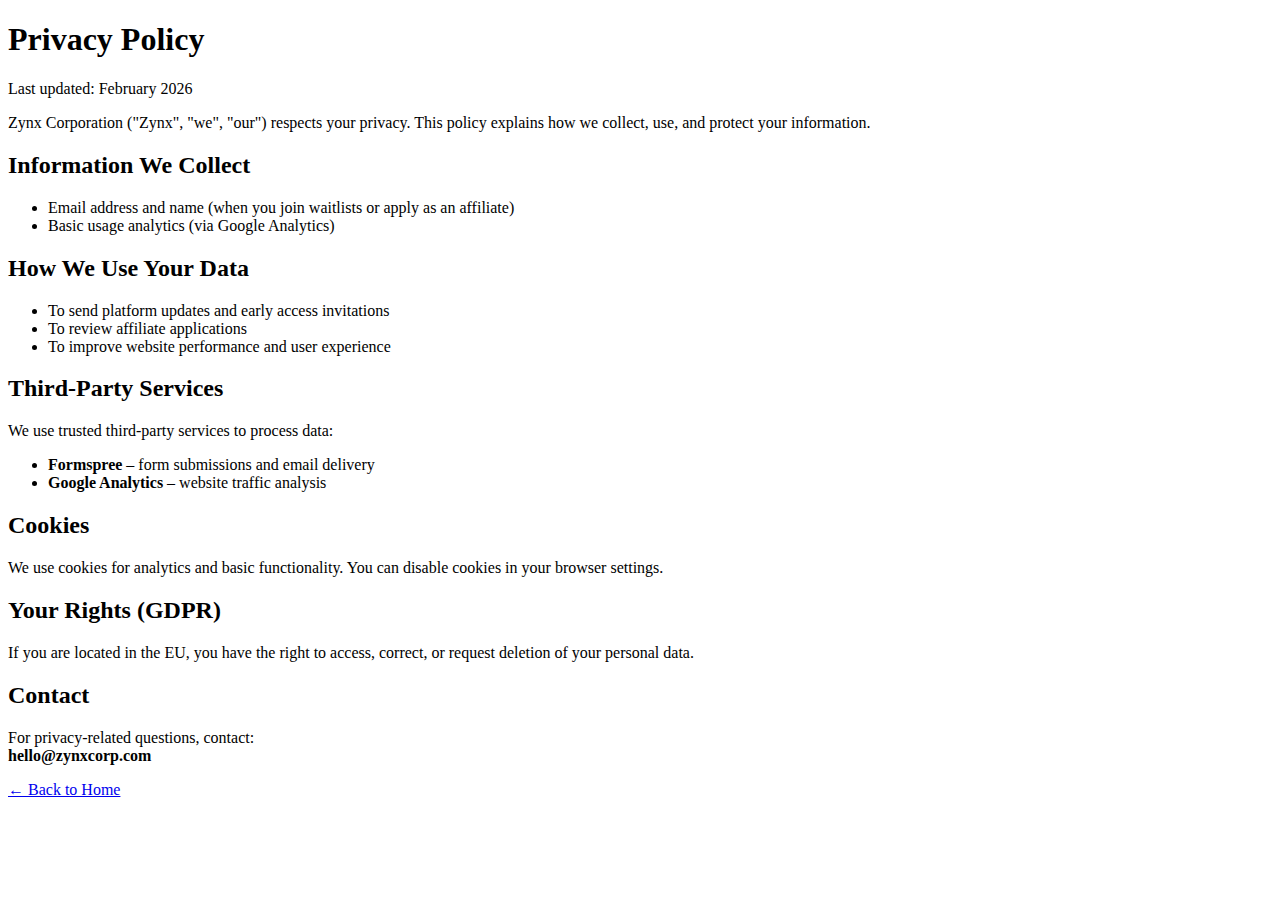
<file: privacy.html>
<!DOCTYPE html>
<html lang="en">
<head>
  <meta charset="UTF-8">
  <title>Privacy Policy | Zynx Corporation</title>
  <meta name="viewport" content="width=device-width, initial-scale=1.0">
  <link rel="stylesheet" href="style.css">
</head>
<body>
  <main class="container">
    <h1>Privacy Policy</h1>
    <p>Last updated: February 2026</p>

    <p>
      Zynx Corporation ("Zynx", "we", "our") respects your privacy. This policy
      explains how we collect, use, and protect your information.
    </p>

    <h2>Information We Collect</h2>
    <ul>
      <li>Email address and name (when you join waitlists or apply as an affiliate)</li>
      <li>Basic usage analytics (via Google Analytics)</li>
    </ul>

    <h2>How We Use Your Data</h2>
    <ul>
      <li>To send platform updates and early access invitations</li>
      <li>To review affiliate applications</li>
      <li>To improve website performance and user experience</li>
    </ul>

    <h2>Third-Party Services</h2>
    <p>
      We use trusted third-party services to process data:
    </p>
    <ul>
      <li><strong>Formspree</strong> – form submissions and email delivery</li>
      <li><strong>Google Analytics</strong> – website traffic analysis</li>
    </ul>

    <h2>Cookies</h2>
    <p>
      We use cookies for analytics and basic functionality. You can disable
      cookies in your browser settings.
    </p>

    <h2>Your Rights (GDPR)</h2>
    <p>
      If you are located in the EU, you have the right to access, correct,
      or request deletion of your personal data.
    </p>

    <h2>Contact</h2>
    <p>
      For privacy-related questions, contact:
      <br>
      <strong>hello@zynxcorp.com</strong>
    </p>

    <a href="/" class="btn">← Back to Home</a>
  </main>
</body>
</html>
</file>
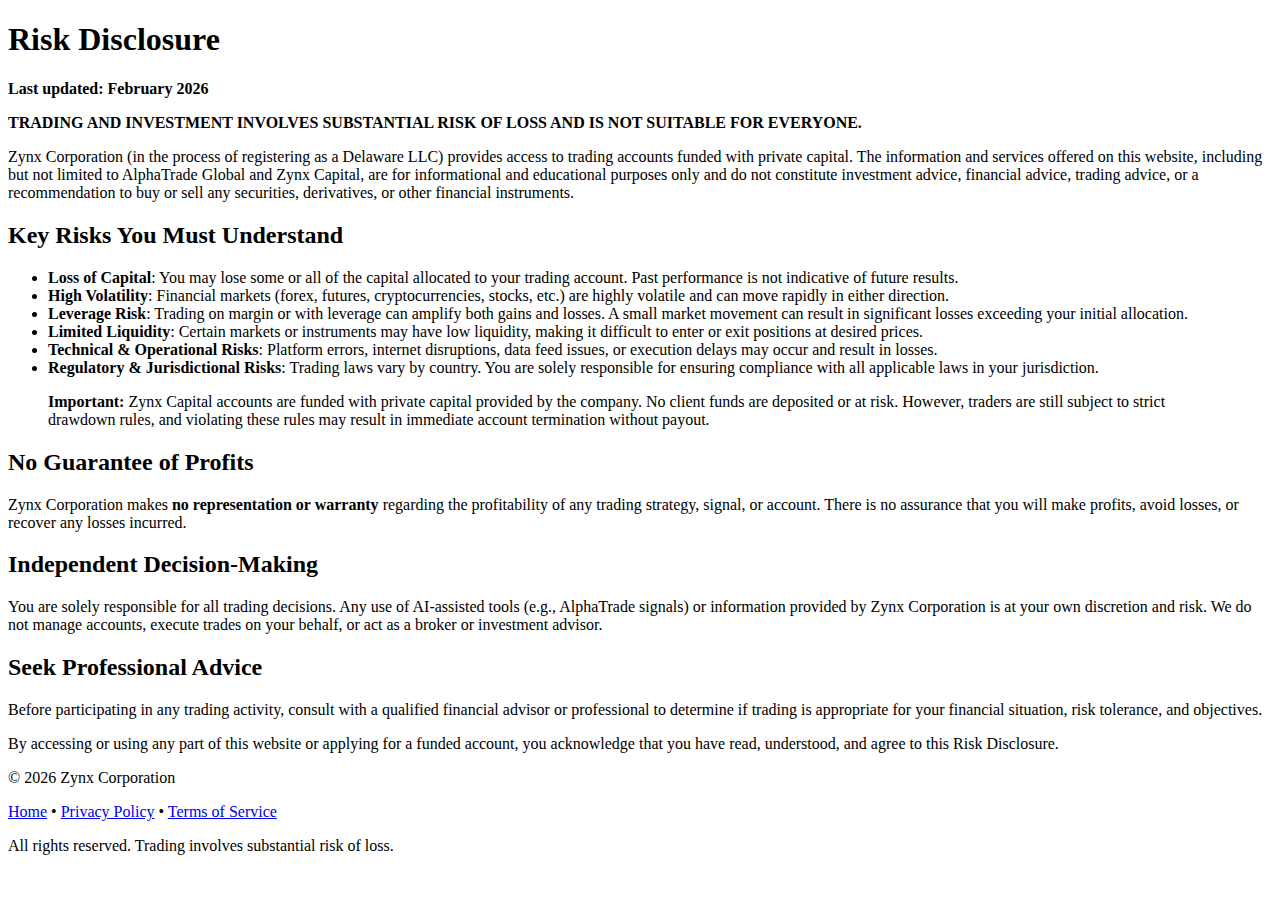
<file: risk-disclosure.html>
<!DOCTYPE html>
<html lang="en">
<head>
  <meta charset="UTF-8">
  <meta name="viewport" content="width=device-width, initial-scale=1.0">
  <title>Risk Disclosure - Zynx Corporation</title>
  <meta name="description" content="Important risk disclosure for trading and financial products offered by Zynx Corporation.">
</head>
<body>

  <header>
    <h1>Risk Disclosure</h1>
  </header>

  <main>
    <p><strong>Last updated: February 2026</strong></p>

    <section>
      <p><strong>TRADING AND INVESTMENT INVOLVES SUBSTANTIAL RISK OF LOSS AND IS NOT SUITABLE FOR EVERYONE.</strong></p>

      <p>Zynx Corporation (in the process of registering as a Delaware LLC) provides access to trading accounts funded with private capital. The information and services offered on this website, including but not limited to AlphaTrade Global and Zynx Capital, are for informational and educational purposes only and do not constitute investment advice, financial advice, trading advice, or a recommendation to buy or sell any securities, derivatives, or other financial instruments.</p>
    </section>

    <section>
      <h2>Key Risks You Must Understand</h2>
      <ul>
        <li><strong>Loss of Capital</strong>: You may lose some or all of the capital allocated to your trading account. Past performance is not indicative of future results.</li>
        <li><strong>High Volatility</strong>: Financial markets (forex, futures, cryptocurrencies, stocks, etc.) are highly volatile and can move rapidly in either direction.</li>
        <li><strong>Leverage Risk</strong>: Trading on margin or with leverage can amplify both gains and losses. A small market movement can result in significant losses exceeding your initial allocation.</li>
        <li><strong>Limited Liquidity</strong>: Certain markets or instruments may have low liquidity, making it difficult to enter or exit positions at desired prices.</li>
        <li><strong>Technical & Operational Risks</strong>: Platform errors, internet disruptions, data feed issues, or execution delays may occur and result in losses.</li>
        <li><strong>Regulatory & Jurisdictional Risks</strong>: Trading laws vary by country. You are solely responsible for ensuring compliance with all applicable laws in your jurisdiction.</li>
      </ul>
    </section>

    <section>
      <blockquote>
        <strong>Important:</strong> Zynx Capital accounts are funded with private capital provided by the company. No client funds are deposited or at risk. However, traders are still subject to strict drawdown rules, and violating these rules may result in immediate account termination without payout.
      </blockquote>
    </section>

    <section>
      <h2>No Guarantee of Profits</h2>
      <p>Zynx Corporation makes <strong>no representation or warranty</strong> regarding the profitability of any trading strategy, signal, or account. There is no assurance that you will make profits, avoid losses, or recover any losses incurred.</p>
    </section>

    <section>
      <h2>Independent Decision-Making</h2>
      <p>You are solely responsible for all trading decisions. Any use of AI-assisted tools (e.g., AlphaTrade signals) or information provided by Zynx Corporation is at your own discretion and risk. We do not manage accounts, execute trades on your behalf, or act as a broker or investment advisor.</p>
    </section>

    <section>
      <h2>Seek Professional Advice</h2>
      <p>Before participating in any trading activity, consult with a qualified financial advisor or professional to determine if trading is appropriate for your financial situation, risk tolerance, and objectives.</p>
    </section>

    <p>By accessing or using any part of this website or applying for a funded account, you acknowledge that you have read, understood, and agree to this Risk Disclosure.</p>
  </main>

  <footer>
    <p>© 2026 Zynx Corporation</p>
    <p>
      <a href="/">Home</a> • 
      <a href="/privacy.html">Privacy Policy</a> • 
      <a href="/terms.html">Terms of Service</a>
    </p>
    <p>All rights reserved. Trading involves substantial risk of loss.</p>
  </footer>

</body>
</html>
</file>
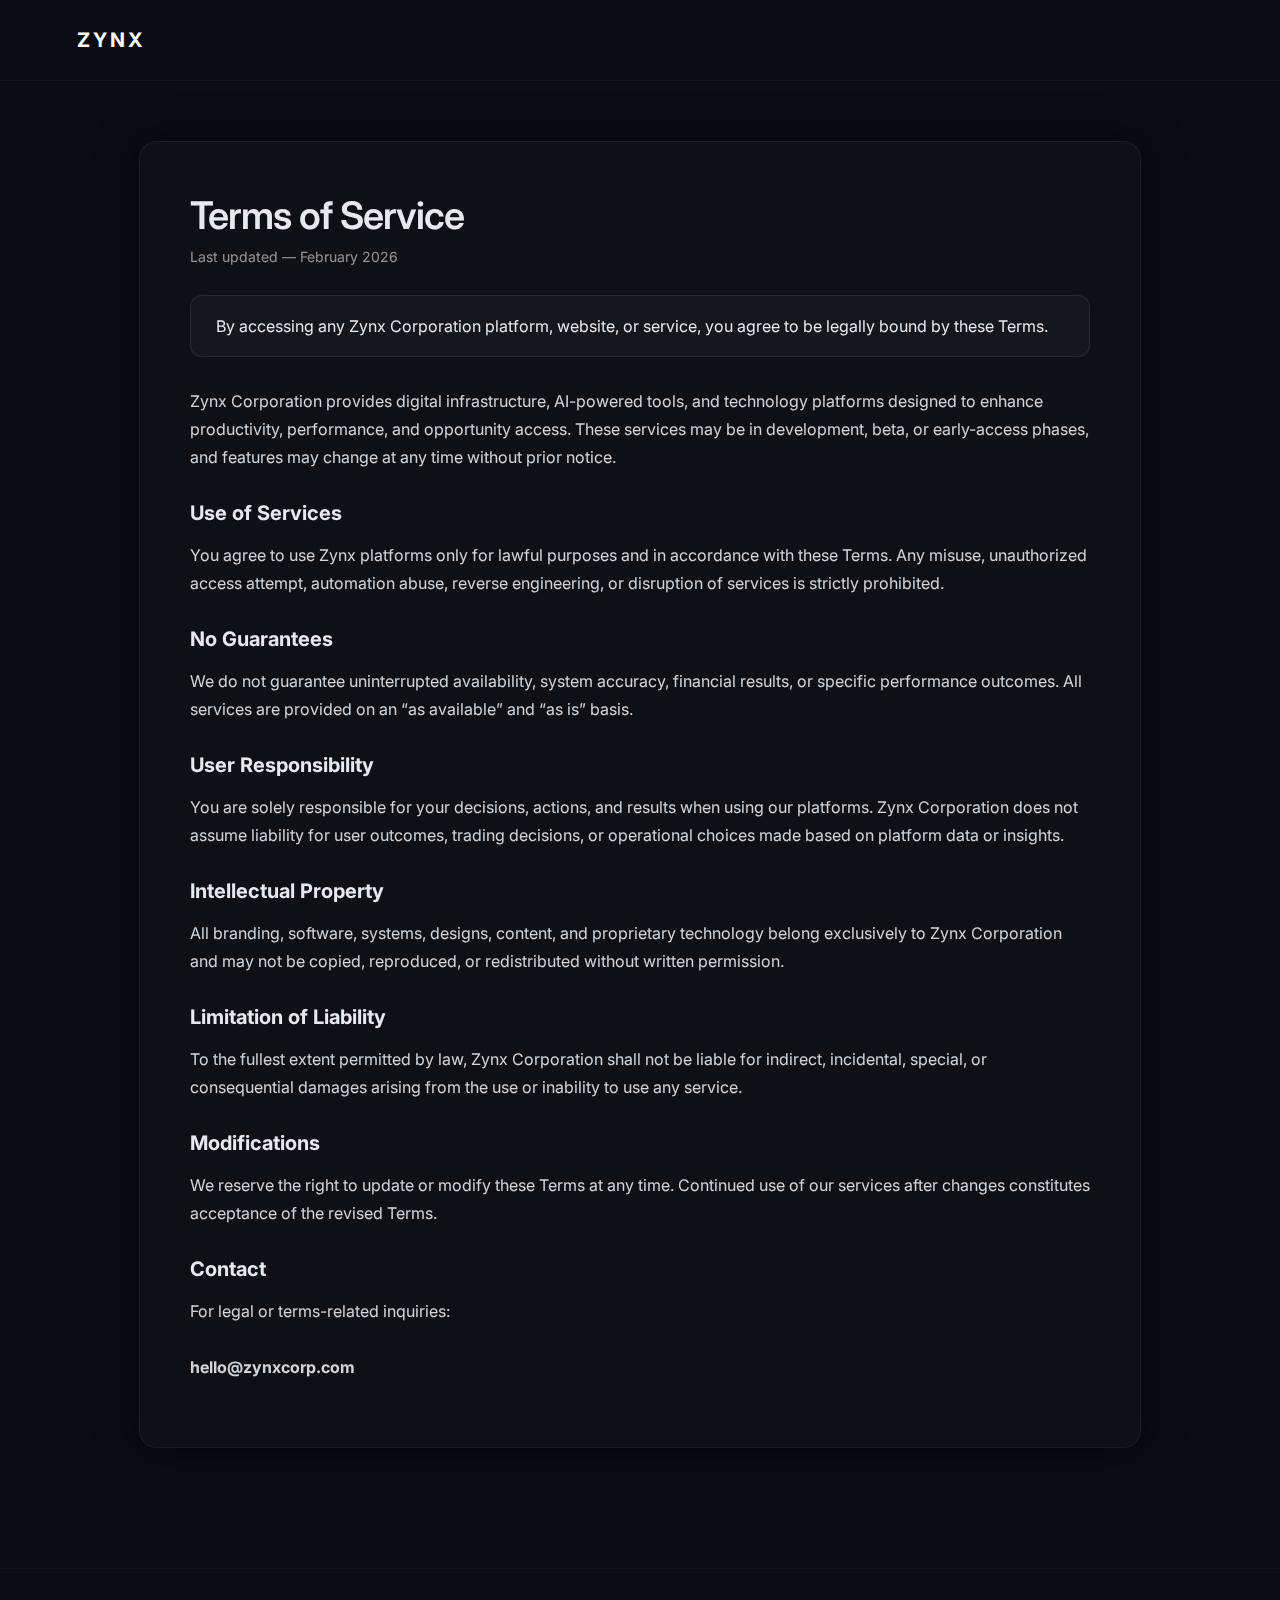
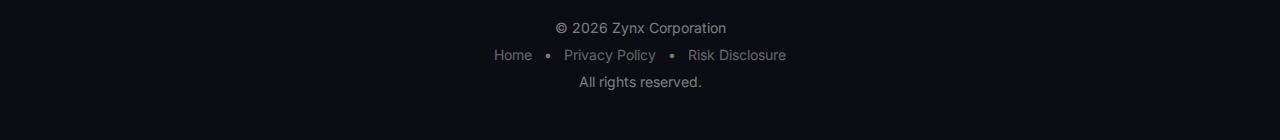
<file: terms.html>
<!DOCTYPE html>
<html lang="en">
<head>
<meta charset="UTF-8">
<meta name="viewport" content="width=device-width, initial-scale=1.0">
<title>Terms of Service | Zynx Corporation</title>

<link href="https://fonts.googleapis.com/css2?family=Inter:wght@300;400;500;600;700&display=swap" rel="stylesheet">

<style>

/* ---------- GLOBAL ---------- */

body{
margin:0;
font-family:'Inter',sans-serif;
background:#0a0c11;
color:#e6e9ef;
-webkit-font-smoothing:antialiased;
}

a{ text-decoration:none; color:inherit; }

/* ---------- HEADER ---------- */

.legal-header{
padding:28px 6%;
border-bottom:1px solid rgba(255,255,255,0.05);
}

.logo{
font-weight:700;
letter-spacing:3px;
font-size:20px;
color:#fff;
}

/* ---------- WRAPPER ---------- */

.legal-wrapper{
display:flex;
justify-content:center;
padding:60px 20px;
}

/* ---------- CARD ---------- */

.legal-card{
max-width:900px;
width:100%;
background:rgba(255,255,255,0.02);
border:1px solid rgba(255,255,255,0.06);
border-radius:18px;
padding:50px;
backdrop-filter:blur(20px);
box-shadow:0 0 40px rgba(0,0,0,0.6);
}

/* ---------- TITLES ---------- */

h1{
margin:0;
font-size:38px;
font-weight:600;
letter-spacing:-1px;
}

.updated{
display:block;
margin-top:10px;
font-size:14px;
opacity:.6;
}

h2{
font-size:20px;
margin-bottom:14px;
margin-top:30px;
}

/* ---------- TEXT ---------- */

p{
line-height:1.75;
opacity:.9;
}

/* ---------- NOTICE BOX ---------- */

.notice{
margin:30px 0;
padding:20px 25px;
border-radius:12px;
background:rgba(255,255,255,0.03);
border:1px solid rgba(255,255,255,0.08);
}

/* ---------- FOOTER ---------- */

.legal-footer{
text-align:center;
padding:50px 20px;
font-size:14px;
opacity:.5;
border-top:1px solid rgba(255,255,255,0.05);
margin-top:60px;
}

.footer-links{
margin:10px 0;
}

.footer-links a{
margin:0 8px;
opacity:.8;
}

.footer-links a:hover{
opacity:1;
}

/* ---------- MOBILE ---------- */

@media(max-width:700px){

.legal-card{
padding:35px 24px;
}

h1{
font-size:28px;
}

}

</style>
</head>

<body>

<header class="legal-header">
<div class="logo">ZYNX</div>
</header>

<main class="legal-wrapper">

<section class="legal-card">

<h1>Terms of Service</h1>
<span class="updated">Last updated — February 2026</span>

<div class="notice">
By accessing any Zynx Corporation platform, website, or service, you agree to be legally bound by these Terms.
</div>

<p>
Zynx Corporation provides digital infrastructure, AI-powered tools, and technology platforms designed to enhance productivity, performance, and opportunity access. These services may be in development, beta, or early-access phases, and features may change at any time without prior notice.
</p>

<h2>Use of Services</h2>
<p>
You agree to use Zynx platforms only for lawful purposes and in accordance with these Terms. Any misuse, unauthorized access attempt, automation abuse, reverse engineering, or disruption of services is strictly prohibited.
</p>

<h2>No Guarantees</h2>
<p>
We do not guarantee uninterrupted availability, system accuracy, financial results, or specific performance outcomes. All services are provided on an “as available” and “as is” basis.
</p>

<h2>User Responsibility</h2>
<p>
You are solely responsible for your decisions, actions, and results when using our platforms. Zynx Corporation does not assume liability for user outcomes, trading decisions, or operational choices made based on platform data or insights.
</p>

<h2>Intellectual Property</h2>
<p>
All branding, software, systems, designs, content, and proprietary technology belong exclusively to Zynx Corporation and may not be copied, reproduced, or redistributed without written permission.
</p>

<h2>Limitation of Liability</h2>
<p>
To the fullest extent permitted by law, Zynx Corporation shall not be liable for indirect, incidental, special, or consequential damages arising from the use or inability to use any service.
</p>

<h2>Modifications</h2>
<p>
We reserve the right to update or modify these Terms at any time. Continued use of our services after changes constitutes acceptance of the revised Terms.
</p>

<h2>Contact</h2>
<p>
For legal or terms-related inquiries:
<br><br>
<strong>hello@zynxcorp.com</strong>
</p>

</section>
</main>

<footer class="legal-footer">

<div>© 2026 Zynx Corporation</div>

<div class="footer-links">
<a href="/">Home</a> • 
<a href="/privacy.html">Privacy Policy</a> • 
<a href="/risk.html">Risk Disclosure</a>
</div>

<div>All rights reserved.</div>

</footer>

</body>
</html>
</file>
<file: style.css>

</file>
